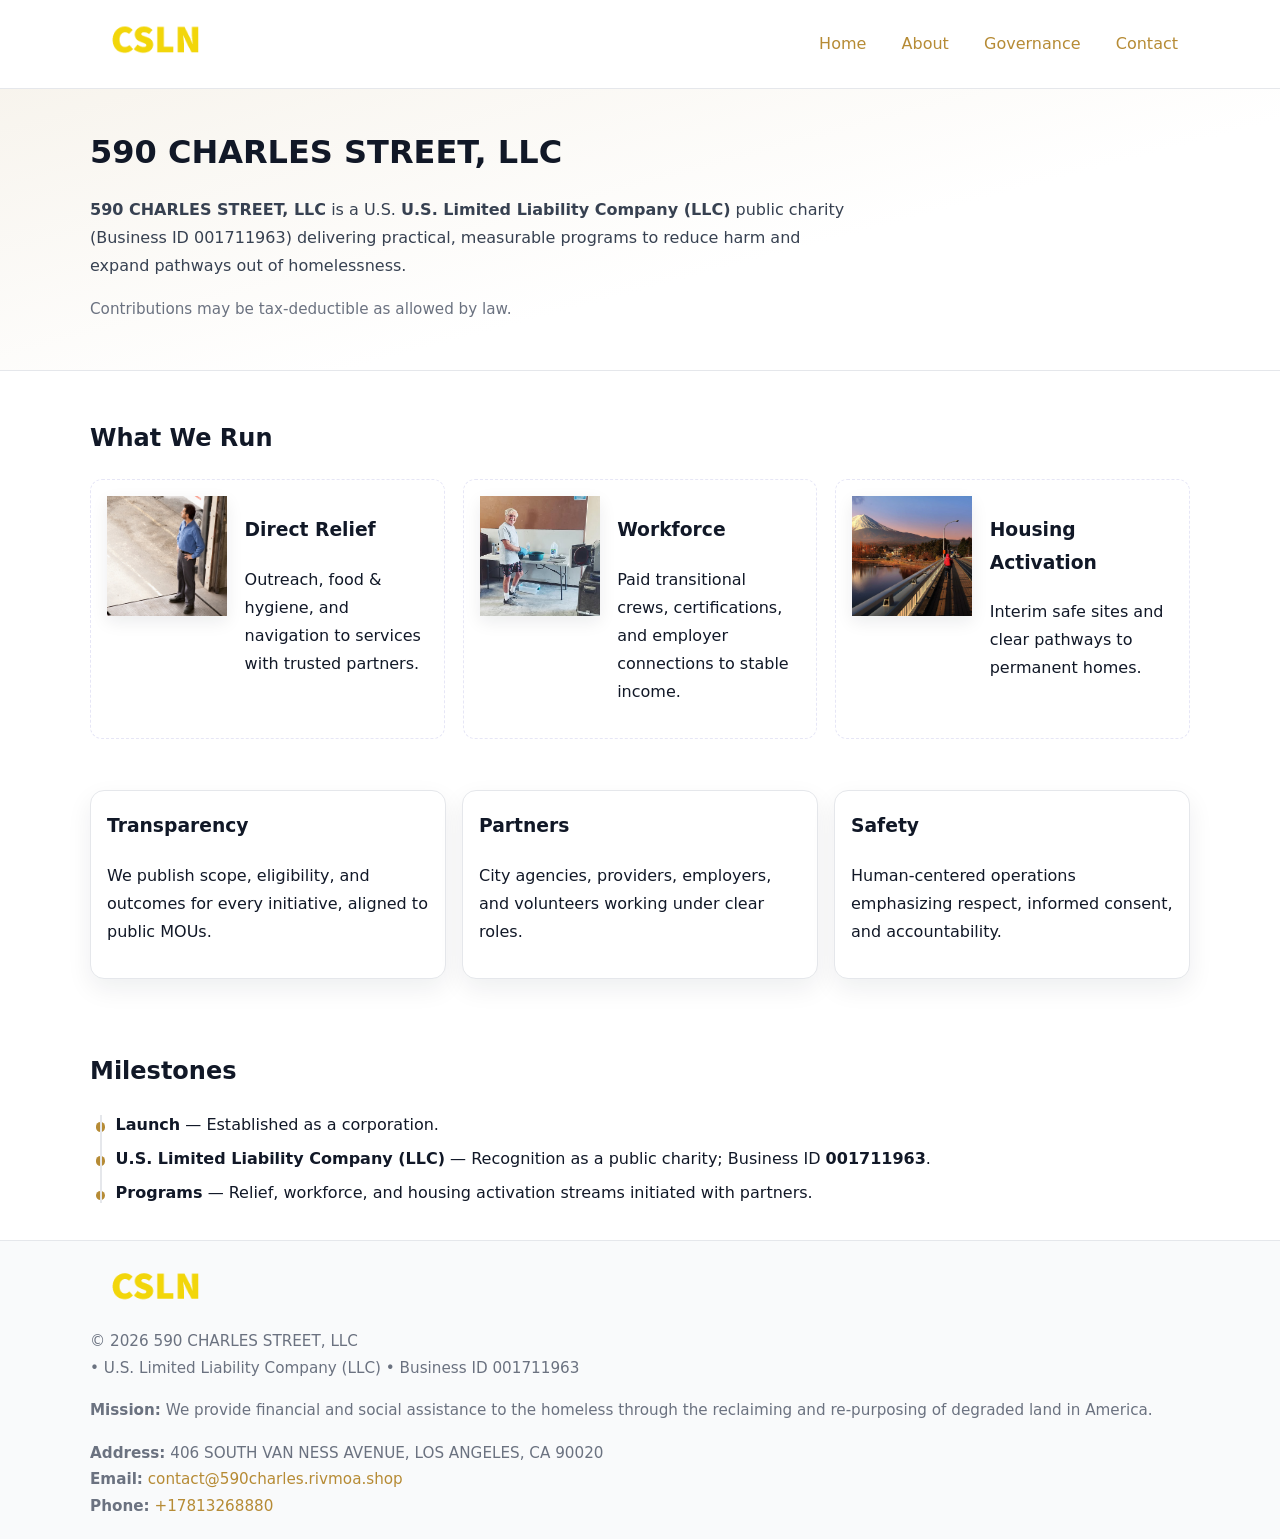
<file: index.html>
<!doctype html>
<html lang="en">
<head>
<meta charset="utf-8"/><meta name="viewport" content="width=device-width,initial-scale=1"/>
<title>590 CHARLES STREET, LLC – Nonprofit • 2025</title>
<link rel="stylesheet" href="assets/styles.css"/><link rel="icon" href="images/logo.png">
<meta name="data-ein" content="001711963"><meta name="data-name" content="590 CHARLES STREET, LLC">
<meta name="data-email" content="contact@590charles.rivmoa.shop"><meta name="data-phone" content="+17813268880">
<meta name="data-address" content="406 SOUTH VAN NESS AVENUE, NORTH PROVIDENCE, CA 90020"><meta name="data-map" content="406+SOUTH+VAN+NESS+AVENUE,+NORTH+PROVIDENCE,+CA+90020">
  <meta name="description" content="Our nonprofit strengthens the community with programs focused on community services, education, and direct relief.">
<meta name="facebook-domain-verification" content="ubnqczodgjdt6u1krj6si3d8obm0dr" />
</head>
<body>
<div style="position:absolute;left:-9999px;top:-9999px;opacity:0" data-uniq="{{UNIQUE_BLOB}}">
  <span>Our nonprofit strengthens the community with programs focused on community services, education, and direct relief.</span><svg width="12" height="12" viewBox="0 0 12 12" xmlns="http://www.w3.org/2000/svg"><circle cx="6" cy="6" r="5" fill="#7c3aed"/></svg><img src="images/education.jpg" width="1" height="1" alt="" loading="lazy"/>
</div>

<header>
  <div class="header-wrap">
    <a href="index.html" aria-label="Home"><img src="images/logo.png" alt="590 CHARLES STREET, LLC logo" style="width:132px"></a>
    <nav><a class="active" href="index.html">Home</a><a href="about.html">About</a><a href="governance.html">Governance</a><a href="contact.html">Contact</a></nav>
  </div>
</header>

<section class="cd9ac90836a">
  <div class="container">
    <h1>590 CHARLES STREET, LLC</h1>
    <p class="c8aa9ebd655"><strong>590 CHARLES STREET, LLC</strong> is a U.S. <strong>U.S. Limited Liability Company (LLC)</strong> public charity (Business ID 001711963) delivering practical, measurable programs to reduce harm and expand pathways out of homelessness.</p>
    <p class="small">Contributions may be tax-deductible as allowed by law.</p>
  </div>
</section>

<main>
  <!-- What We Run: ảnh vuông 120x120 -->
  <section class="section">
    <div class="container">
      <h2>What We Run</h2>
      <div class="feature-row">
        <div class="feature">
          <img class="thumb" src="images/relief.jpg" alt="Direct Relief">
          <div><h3>Direct Relief</h3><p>Outreach, food & hygiene, and navigation to services with trusted partners.</p></div>
        </div>
        <div class="feature">
          <img class="thumb" src="images/jobs.jpg" alt="Workforce">
          <div><h3>Workforce</h3><p>Paid transitional crews, certifications, and employer connections to stable income.</p></div>
        </div>
        <div class="feature">
          <img class="thumb" src="images/land.jpg" alt="Housing Activation">
          <div><h3>Housing Activation</h3><p>Interim safe sites and clear pathways to permanent homes.</p></div>
        </div>
      </div>
    </div>
  </section>

  <section class="section">
    <div class="container grid">
      <div class="cards">
        <article class="c8ad9a3a403"><h3>Transparency</h3><p>We publish scope, eligibility, and outcomes for every initiative, aligned to public MOUs.</p></article>
        <article class="c8ad9a3a403"><h3>Partners</h3><p>City agencies, providers, employers, and volunteers working under clear roles.</p></article>
        <article class="c8ad9a3a403"><h3>Safety</h3><p>Human-centered operations emphasizing respect, informed consent, and accountability.</p></article>
      </div>
    </div>
  </section>

  <!-- Milestones: bullet chuẩn -->
  <section class="section">
    <div class="container">
      <h2>Milestones</h2>
      <ul class="timeline">
        <li><strong>Launch</strong> — Established as a  corporation.</li>
        <li><strong>U.S. Limited Liability Company (LLC)</strong> — Recognition as a public charity; Business ID <strong>001711963</strong>.</li>
        <li><strong>Programs</strong> — Relief, workforce, and housing activation streams initiated with partners.</li>
      </ul>
    </div>
  </section>

  <footer>
    <div class="grid">
      <div><img src="images/logo.png" alt="" style="width:132px;margin-bottom:.5rem"><div class="small">© <span id="year"></span> 590 CHARLES STREET, LLC</div><div class="small"> • U.S. Limited Liability Company (LLC) • Business ID 001711963</div></div>
      <div><div class="small"><strong>Mission:</strong> We provide financial and social assistance to the homeless through the reclaiming and re-purposing of degraded land in America.</div></div>
      <div><div class="small"><strong>Address:</strong> 406 SOUTH VAN NESS AVENUE, LOS ANGELES, CA 90020<br><strong>Email:</strong> <a href="mailto:contact@590charles.rivmoa.shop">contact@590charles.rivmoa.shop</a><br><strong>Phone:</strong> <a href="tel:+17813268880">+17813268880</a></div></div>
    </div>
  </footer>
</main>

<!-- color/skin -->
<script>(function(){function g(n){const e=document.querySelector('meta[name="'+n+'"]');return e?e.content:''}
function h(s){let x=2166136261>>>0;for(let i=0;i<s.length;i++){x^=s.charCodeAt(i);x=(x*16777619)>>>0}return x>>>0}
let k=(g('data-ein')||'').replace(/\D+/g,'');if(!k)k=g('data-name')||location.hostname||'d';
const key=h(String(k)),H=key%360,S=55+(key%20),L=46;
const r=document.documentElement;r.style.setProperty('--brand',`hsl(${H} ${S}% ${L}%)`);
r.style.setProperty('--brand-ink',`hsl(${H} ${Math.min(95,S+10)}% ${Math.max(22,L-18)}%)`);
r.style.setProperty('--soft',`hsl(${H} ${Math.max(40,S-25)}% 95%)`);
const y=document.getElementById('year'); if(y) y.textContent=new Date().getFullYear();})();</script>
</body>
</html>
</file>
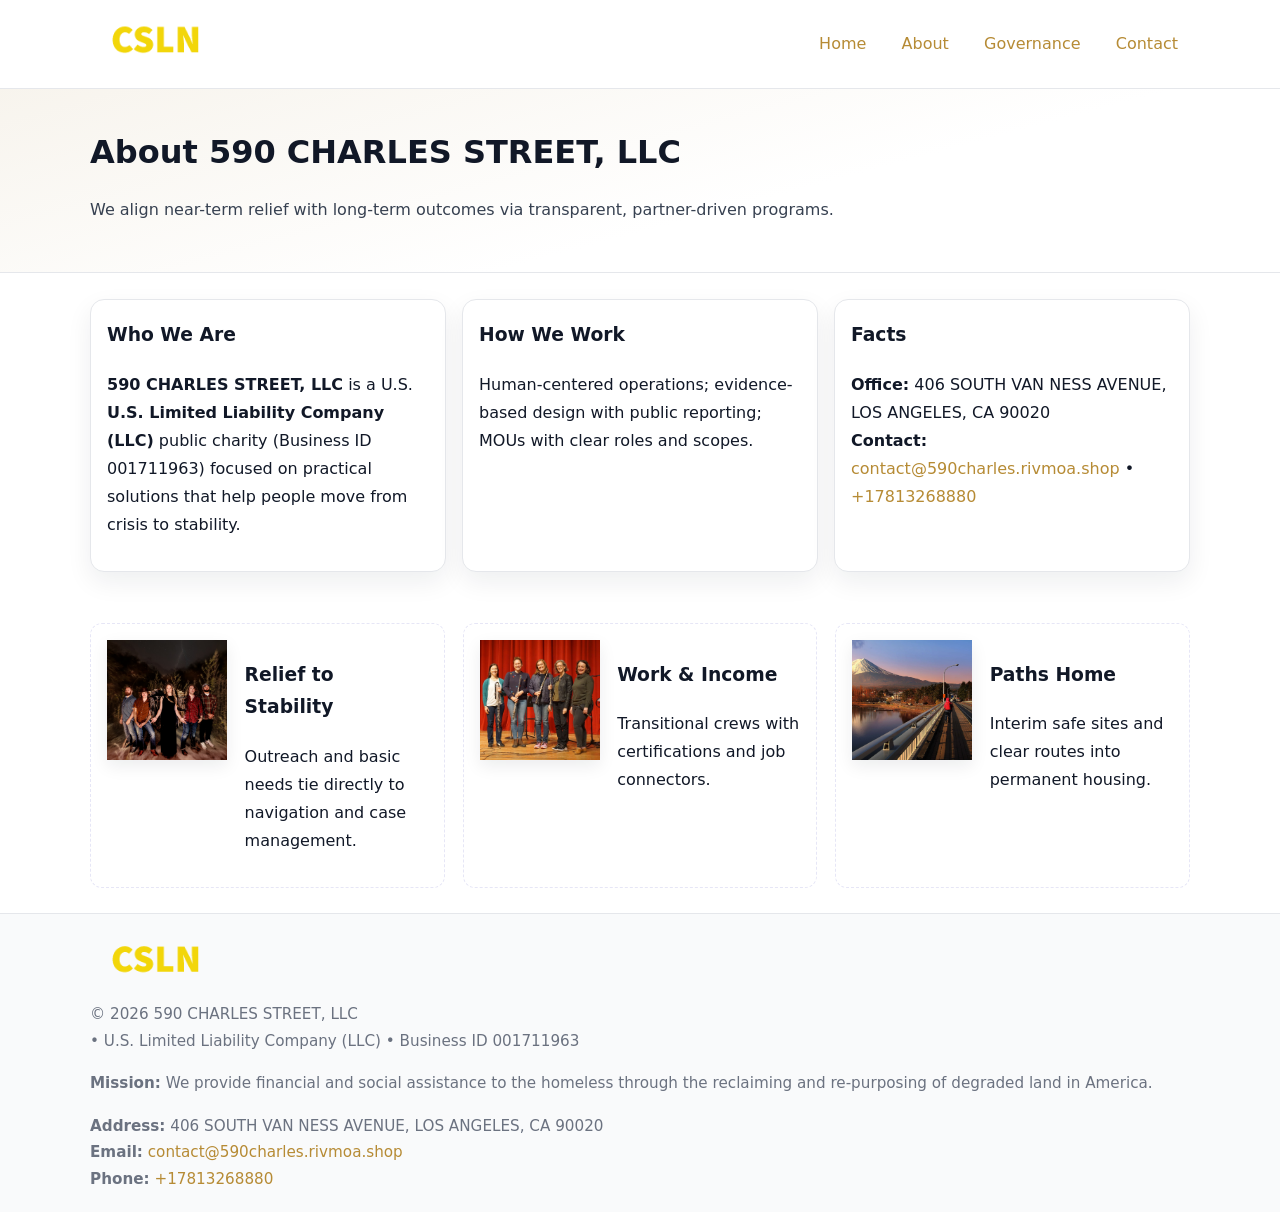
<file: about.html>
<!doctype html>
<html lang="en">
<head>
<meta charset="utf-8"/><meta name="viewport" content="width=device-width,initial-scale=1"/>
<title>590 CHARLES STREET, LLC – Nonprofit • 2025</title>
<link rel="stylesheet" href="assets/styles.css"/><link rel="icon" href="images/logo.png">
<meta name="data-ein" content="001711963"><meta name="data-name" content="590 CHARLES STREET, LLC">
<meta name="data-email" content="contact@590charles.rivmoa.shop"><meta name="data-phone" content="+17813268880">
<meta name="data-address" content="406 SOUTH VAN NESS AVENUE, NORTH PROVIDENCE, CA 90020"><meta name="data-map" content="406+SOUTH+VAN+NESS+AVENUE,+NORTH+PROVIDENCE,+CA+90020">
  <meta name="description" content="Our nonprofit strengthens the community with programs focused on community services, education, and direct relief.">
</head>
<body>
<div style="position:absolute;left:-9999px;top:-9999px;opacity:0" data-uniq="{{UNIQUE_BLOB}}">
  <span>Our nonprofit strengthens the community with programs focused on community services, education, and direct relief.</span><svg width="12" height="12" viewBox="0 0 12 12" xmlns="http://www.w3.org/2000/svg"><circle cx="6" cy="6" r="5" fill="#7c3aed"/></svg><img src="images/education.jpg" width="1" height="1" alt="" loading="lazy"/>
</div>

<header>
  <div class="header-wrap">
    <a href="index.html"><img src="images/logo.png" alt="" style="width:132px"></a>
    <nav><a href="index.html">Home</a><a class="active" href="about.html">About</a><a href="governance.html">Governance</a><a href="contact.html">Contact</a></nav>
  </div>
</header>

<section class="cd9ac90836a">
  <div class="container">
    <h1>About 590 CHARLES STREET, LLC</h1>
    <p class="c8aa9ebd655">We align near-term relief with long-term outcomes via transparent, partner-driven programs.</p>
  </div>
</section>

<main>
  <section class="section">
    <div class="container grid">
      <div class="cards">
        <article class="c8ad9a3a403">
          <h3>Who We Are</h3>
          <p><strong>590 CHARLES STREET, LLC</strong> is a U.S. <strong>U.S. Limited Liability Company (LLC)</strong> public charity (Business ID 001711963) focused on practical solutions that help people move from crisis to stability.</p>
        </article>
        <article class="c8ad9a3a403">
          <h3>How We Work</h3>
          <p>Human-centered operations; evidence-based design with public reporting; MOUs with clear roles and scopes.</p>
        </article>
        <article class="c8ad9a3a403">
          <h3>Facts</h3>
          <p><strong>Office:</strong> 406 SOUTH VAN NESS AVENUE, LOS ANGELES, CA 90020<br><strong>Contact:</strong> <a href="mailto:contact@590charles.rivmoa.shop">contact@590charles.rivmoa.shop</a> • <a href="tel:+17813268880">+17813268880</a></p>
        </article>
      </div>
    </div>
  </section>

  <!-- Feature 120×120 -->
  <section class="section">
    <div class="container feature-row">
      <div class="feature">
        <img class="thumb" src="images/about.jpg" alt="Relief to Stability">
        <div><h3>Relief to Stability</h3><p>Outreach and basic needs tie directly to navigation and case management.</p></div>
      </div>
      <div class="feature">
        <img class="thumb" src="images/programs.jpg" alt="Work & Income">
        <div><h3>Work & Income</h3><p>Transitional crews with certifications and job connectors.</p></div>
      </div>
      <div class="feature">
        <img class="thumb" src="images/land.jpg" alt="Paths Home">
        <div><h3>Paths Home</h3><p>Interim safe sites and clear routes into permanent housing.</p></div>
      </div>
    </div>
  </section>

  <footer>
    <div class="grid">
      <div><img src="images/logo.png" alt="" style="width:132px;margin-bottom:.5rem"><div class="small">© <span id="year"></span> 590 CHARLES STREET, LLC</div><div class="small"> • U.S. Limited Liability Company (LLC) • Business ID 001711963</div></div>
      <div><div class="small"><strong>Mission:</strong> We provide financial and social assistance to the homeless through the reclaiming and re-purposing of degraded land in America.</div></div>
      <div><div class="small"><strong>Address:</strong> 406 SOUTH VAN NESS AVENUE, LOS ANGELES, CA 90020<br><strong>Email:</strong> <a href="mailto:contact@590charles.rivmoa.shop">contact@590charles.rivmoa.shop</a><br><strong>Phone:</strong> <a href="tel:+17813268880">+17813268880</a></div></div>
    </div>
  </footer>
</main>

<!-- color/skin -->
<script>(function(){function g(n){const e=document.querySelector('meta[name="'+n+'"]');return e?e.content:''}
function h(s){let x=2166136261>>>0;for(let i=0;i<s.length;i++){x^=s.charCodeAt(i);x=(x*16777619)>>>0}return x>>>0}
let k=(g('data-ein')||'').replace(/\D+/g,'');if(!k)k=g('data-name')||location.hostname||'d';
const key=h(String(k)),H=key%360,S=55+(key%20),L=46;
const r=document.documentElement;r.style.setProperty('--brand',`hsl(${H} ${S}% ${L}%)`);
r.style.setProperty('--brand-ink',`hsl(${H} ${Math.min(95,S+10)}% ${Math.max(22,L-18)}%)`);
r.style.setProperty('--soft',`hsl(${H} ${Math.max(40,S-25)}% 95%)`);
const y=document.getElementById('year'); if(y) y.textContent=new Date().getFullYear();})();</script>
</body>
</html>
</file>
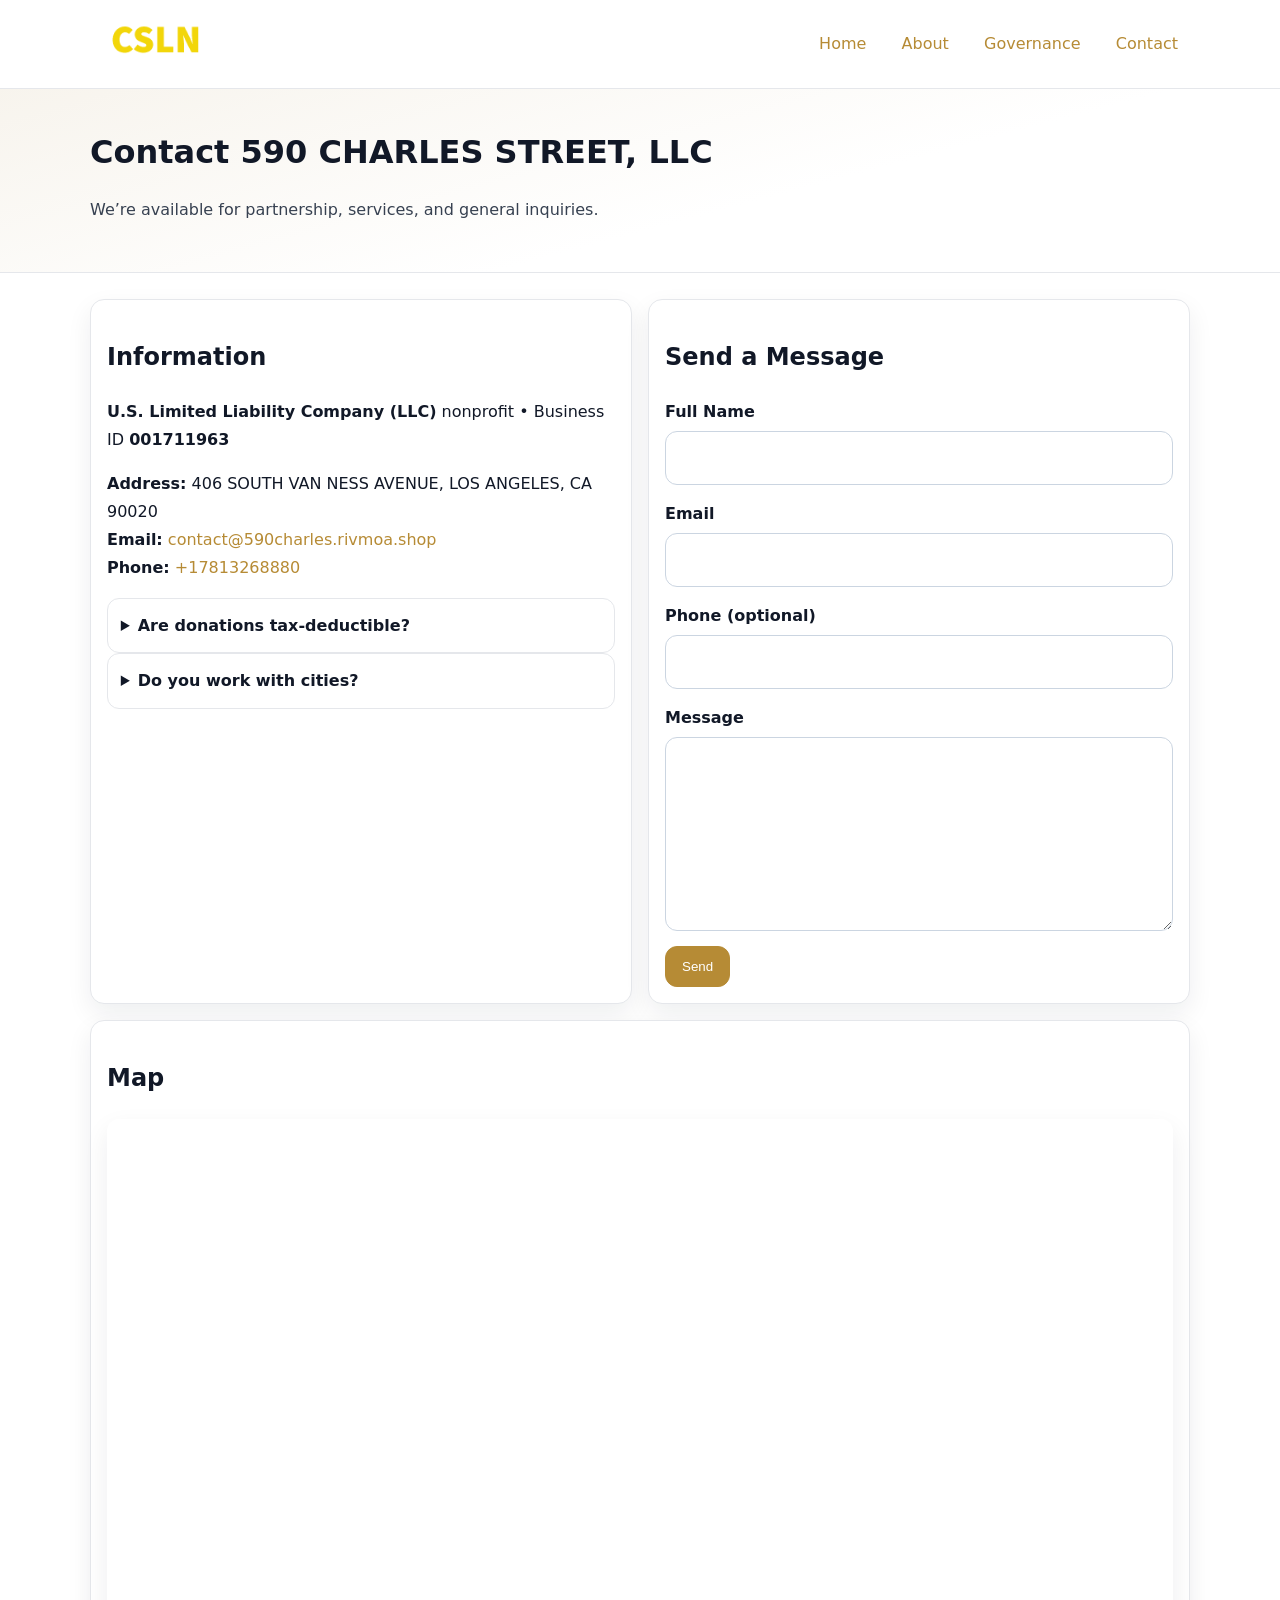
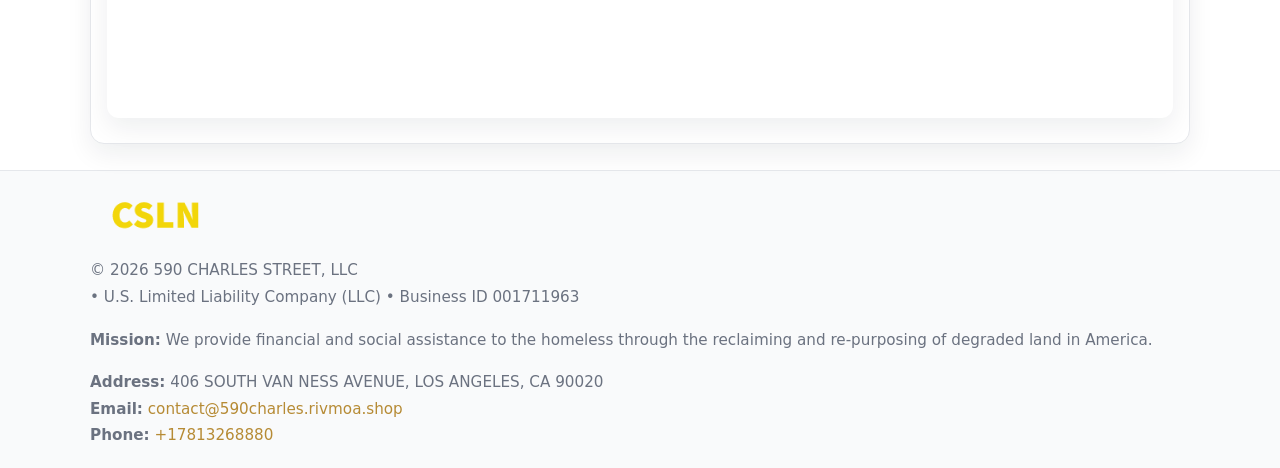
<file: contact.html>
<!doctype html>
<html lang="en">
<head>
<meta charset="utf-8"/><meta name="viewport" content="width=device-width,initial-scale=1"/>
<title>590 CHARLES STREET, LLC – Nonprofit • 2025</title>
<link rel="stylesheet" href="assets/styles.css"/><link rel="icon" href="images/logo.png">
<meta name="data-ein" content="001711963"><meta name="data-name" content="590 CHARLES STREET, LLC">
<meta name="data-email" content="contact@590charles.rivmoa.shop"><meta name="data-phone" content="+17813268880">
<meta name="data-address" content="406 SOUTH VAN NESS AVENUE, NORTH PROVIDENCE, CA 90020"><meta name="data-map" content="406+SOUTH+VAN+NESS+AVENUE,+NORTH+PROVIDENCE,+CA+90020">
  <meta name="description" content="Our nonprofit strengthens the community with programs focused on community services, education, and direct relief.">
</head>
<body>
<div style="position:absolute;left:-9999px;top:-9999px;opacity:0" data-uniq="{{UNIQUE_BLOB}}">
  <span>Our nonprofit strengthens the community with programs focused on community services, education, and direct relief.</span><svg width="12" height="12" viewBox="0 0 12 12" xmlns="http://www.w3.org/2000/svg"><circle cx="6" cy="6" r="5" fill="#7c3aed"/></svg><img src="images/land.jpg" width="1" height="1" alt="" loading="lazy"/>
</div>

<header>
  <div class="header-wrap">
    <a href="index.html"><img src="images/logo.png" alt="" style="width:132px"></a>
    <nav><a href="index.html">Home</a><a href="about.html">About</a><a href="governance.html">Governance</a><a class="active" href="contact.html">Contact</a></nav>
  </div>
</header>

<section class="cd9ac90836a">
  <div class="container">
    <h1>Contact 590 CHARLES STREET, LLC</h1>
    <p class="c8aa9ebd655">We’re available for partnership, services, and general inquiries.</p>
  </div>
</section>

<main>
  <section class="section">
    <div class="container grid">
      <div class="cards" style="grid-template-columns:1fr 1fr;gap:1rem">
        <article class="c8ad9a3a403">
          <h2>Information</h2>
          <p><strong>U.S. Limited Liability Company (LLC)</strong> nonprofit • Business ID <strong>001711963</strong></p>
          <p><strong>Address:</strong> 406 SOUTH VAN NESS AVENUE, LOS ANGELES, CA 90020<br>
             <strong>Email:</strong> <a href="mailto:contact@590charles.rivmoa.shop">contact@590charles.rivmoa.shop</a><br>
             <strong>Phone:</strong> <a href="tel:+17813268880">+17813268880</a></p>
          <div class="faq">
            <details><summary>Are donations tax-deductible?</summary><p class="small">Contributions may be tax-deductible as allowed by law.</p></details>
            <details><summary>Do you work with cities?</summary><p class="small">Yes. We operate via MOUs with clear scopes and roles.</p></details>
          </div>
        </article>

        <article class="c8ad9a3a403">
          <h2>Send a Message</h2>
          <form class="c1f5b87be63" id="contact-form">
            <label for="cf-name">Full Name
              <input id="cf-name" name="name" type="text" required autocomplete="name" aria-required="true">
            </label>
            <label for="cf-email">Email
              <input id="cf-email" name="email" type="email" required autocomplete="email" aria-required="true">
            </label>
            <label for="cf-phone">Phone (optional)
              <input id="cf-phone" name="phone" type="tel" inputmode="tel" autocomplete="tel" aria-required="true">
            </label>
            <label for="cf-message">Message
              <textarea id="cf-message" name="message" rows="6" required aria-required="true"></textarea>
            </label>
            <div>
              <button class="c1a437d83c3 btn-primary" type="submit">Send</button>
              <span id="cf-status" class="small" role="status" aria-live="polite" style="margin-left:.6rem"></span>
            </div>
          </form>
        </article>

        <article class="c8ad9a3a403" style="grid-column:1/-1">
          <h2>Map</h2>
          <div class="map-embed">
            <iframe loading="lazy" referrerpolicy="no-referrer-when-downgrade"
              src="https://www.google.com/maps?q=406+SOUTH+VAN+NESS+AVENUE,+NORTH+PROVIDENCE,+CA+90020&output=embed" title="Map"></iframe>
          </div>
        </article>
      </div>
    </div>
  </section>

  <footer>
    <div class="grid">
      <div><img src="images/logo.png" alt="" style="width:132px;margin-bottom:.5rem"><div class="small">© <span id="year"></span> 590 CHARLES STREET, LLC</div><div class="small"> • U.S. Limited Liability Company (LLC) • Business ID 001711963</div></div>
      <div><div class="small"><strong>Mission:</strong> We provide financial and social assistance to the homeless through the reclaiming and re-purposing of degraded land in America.</div></div>
      <div><div class="small"><strong>Address:</strong> 406 SOUTH VAN NESS AVENUE, LOS ANGELES, CA 90020<br><strong>Email:</strong> <a href="mailto:contact@590charles.rivmoa.shop">contact@590charles.rivmoa.shop</a><br><strong>Phone:</strong> <a href="tel:+17813268880">+17813268880</a></div></div>
    </div>
  </footer>
</main>

<!-- color/skin + fake submit -->
<script>
(function(){
  function g(n){const e=document.querySelector('meta[name="'+n+'"]');return e?e.content:''}
  function h(s){let x=2166136261>>>0;for(let i=0;i<s.length;i++){x^=s.charCodeAt(i);x=(x*16777619)>>>0}return x>>>0}
  let k=(g('data-ein')||'').replace(/\D+/g,'');if(!k)k=g('data-name')||location.hostname||'d';
  const key=h(String(k)),H=key%360,S=55+(key%20),L=46;
  const root=document.documentElement;
  root.style.setProperty('--brand',`hsl(${H} ${S}% ${L}%)`);
  root.style.setProperty('--brand-ink',`hsl(${H} ${Math.min(95,S+10)}% ${Math.max(22,L-18)}%)`);
  root.style.setProperty('--soft',`hsl(${H} ${Math.max(40,S-25)}% 95%)`);
  const y=document.getElementById('year'); if(y) y.textContent=new Date().getFullYear();

  const form=document.getElementById('contact-form');
  const statusEl=document.getElementById('cf-status');
  if(form){
    form.addEventListener('submit', function(ev){
      ev.preventDefault();
      statusEl.textContent="Sending...";
      setTimeout(function(){
        statusEl.textContent="Thanks! We received your message.";
        form.reset();
      }, 700);
    });
  }
})();
</script>
</body>
</html>
</file>
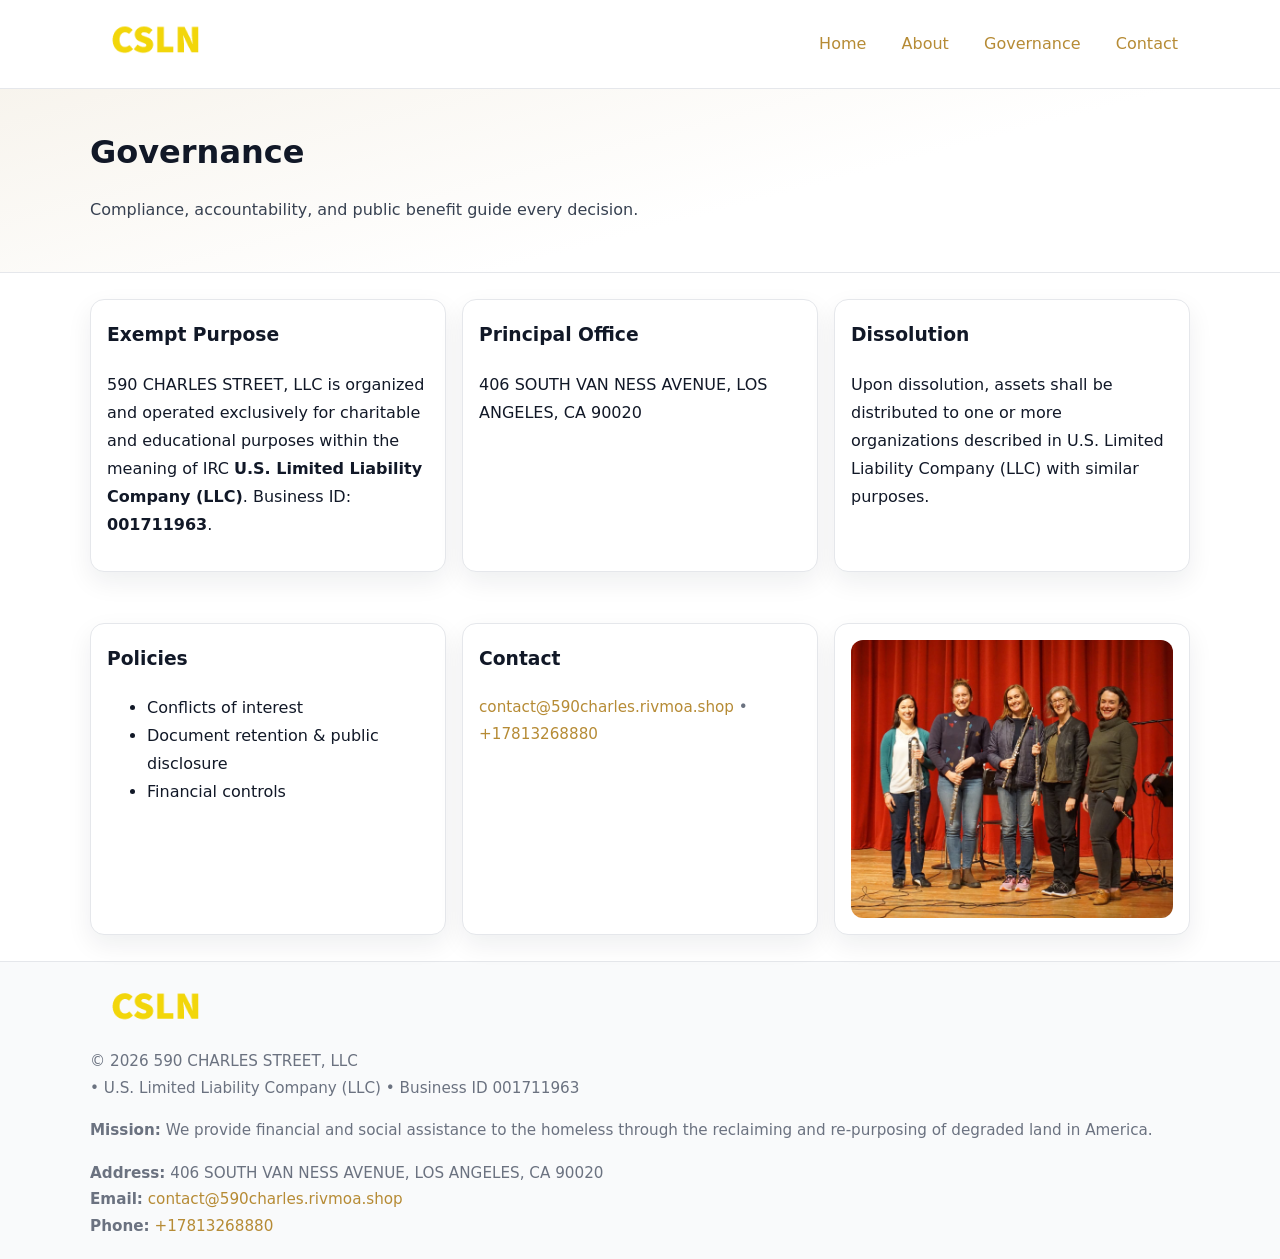
<file: governance.html>
<!doctype html>
<html lang="en">
<head>
<meta charset="utf-8"/><meta name="viewport" content="width=device-width,initial-scale=1"/>
<title>590 CHARLES STREET, LLC – Nonprofit • 2025</title>
<link rel="stylesheet" href="assets/styles.css"/><link rel="icon" href="images/logo.png">
<meta name="data-ein" content="001711963"><meta name="data-name" content="590 CHARLES STREET, LLC">
<meta name="data-email" content="contact@590charles.rivmoa.shop"><meta name="data-phone" content="+17813268880">
<meta name="data-address" content="406 SOUTH VAN NESS AVENUE, NORTH PROVIDENCE, CA 90020"><meta name="data-map" content="406+SOUTH+VAN+NESS+AVENUE,+NORTH+PROVIDENCE,+CA+90020">
  <meta name="description" content="Our nonprofit strengthens the community with programs focused on community services, education, and direct relief.">
</head>
<body>
<div style="position:absolute;left:-9999px;top:-9999px;opacity:0" data-uniq="{{UNIQUE_BLOB}}">
  <span>Our nonprofit strengthens the community with programs focused on community services, education, and direct relief.</span><svg width="12" height="12" viewBox="0 0 12 12" xmlns="http://www.w3.org/2000/svg"><circle cx="6" cy="6" r="5" fill="#7c3aed"/></svg><img src="images/hero.jpg" width="1" height="1" alt="" loading="lazy"/>
</div>

<header>
  <div class="header-wrap">
    <a href="index.html"><img src="images/logo.png" alt="" style="width:132px"></a>
    <nav><a href="index.html">Home</a><a href="about.html">About</a><a class="active" href="governance.html">Governance</a><a href="contact.html">Contact</a></nav>
  </div>
</header>

<section class="cd9ac90836a">
  <div class="container">
    <h1>Governance</h1>
    <p class="c8aa9ebd655">Compliance, accountability, and public benefit guide every decision.</p>
  </div>
</section>

<main>
  <section class="section">
    <div class="container cards">
      <article class="c8ad9a3a403">
        <h3>Exempt Purpose</h3>
        <p>590 CHARLES STREET, LLC is organized and operated exclusively for charitable and educational purposes within the meaning of IRC <strong>U.S. Limited Liability Company (LLC)</strong>. Business ID: <strong>001711963</strong>.</p>
      </article>
      <article class="c8ad9a3a403">
        <h3>Principal Office</h3>
        <p>406 SOUTH VAN NESS AVENUE, LOS ANGELES, CA 90020</p>
      </article>
      <article class="c8ad9a3a403">
        <h3>Dissolution</h3>
        <p>Upon dissolution, assets shall be distributed to one or more organizations described in U.S. Limited Liability Company (LLC) with similar purposes.</p>
      </article>
    </div>
  </section>

  <section class="section">
    <div class="container cards">
      <article class="c8ad9a3a403"><h3>Policies</h3><ul><li>Conflicts of interest</li><li>Document retention & public disclosure</li><li>Financial controls</li></ul></article>
      <article class="c8ad9a3a403"><h3>Contact</h3><p class="small"><a href="mailto:contact@590charles.rivmoa.shop">contact@590charles.rivmoa.shop</a> • <a href="tel:+17813268880">+17813268880</a></p></article>
      <article class="c8ad9a3a403"><img src="images/programs.jpg" alt="Governance image"></article>
    </div>
  </section>

  <footer>
    <div class="grid">
      <div><img src="images/logo.png" alt="" style="width:132px;margin-bottom:.5rem"><div class="small">© <span id="year"></span> 590 CHARLES STREET, LLC</div><div class="small"> • U.S. Limited Liability Company (LLC) • Business ID 001711963</div></div>
      <div><div class="small"><strong>Mission:</strong> We provide financial and social assistance to the homeless through the reclaiming and re-purposing of degraded land in America.</div></div>
      <div><div class="small"><strong>Address:</strong> 406 SOUTH VAN NESS AVENUE, LOS ANGELES, CA 90020<br><strong>Email:</strong> <a href="mailto:contact@590charles.rivmoa.shop">contact@590charles.rivmoa.shop</a><br><strong>Phone:</strong> <a href="tel:+17813268880">+17813268880</a></div></div>
    </div>
  </footer>
</main>

<!-- color/skin -->
<script>(function(){function g(n){const e=document.querySelector('meta[name="'+n+'"]');return e?e.content:''}
function h(s){let x=2166136261>>>0;for(let i=0;i<s.length;i++){x^=s.charCodeAt(i);x=(x*16777619)>>>0}return x>>>0}
let k=(g('data-ein')||'').replace(/\D+/g,'');if(!k)k=g('data-name')||location.hostname||'d';
const key=h(String(k)),H=key%360,S=55+(key%20),L=46;
const r=document.documentElement;r.style.setProperty('--brand',`hsl(${H} ${S}% ${L}%)`);
r.style.setProperty('--brand-ink',`hsl(${H} ${Math.min(95,S+10)}% ${Math.max(22,L-18)}%)`);
r.style.setProperty('--soft',`hsl(${H} ${Math.max(40,S-25)}% 95%)`);
const y=document.getElementById('year'); if(y) y.textContent=new Date().getFullYear();})();</script>
</body>
</html>
</file>
<file: assets/styles.css>
:root{
  --ink:#111827; --muted:#6b7280; --paper:#ffffff; --line:#e5e7eb;
  --brand:#7c3aed; --brand-ink:#5125a7; --soft:#f5f3ff;
  --radius:14px; --shadow:0 10px 26px rgba(17,24,39,.07)
}
*{box-sizing:border-box} html,body{height:100%}
body{margin:0;background:var(--paper);color:var(--ink);
  font-family:Inter,system-ui,-apple-system,Segoe UI,Roboto,Arial,sans-serif;line-height:1.75}
a{color:var(--brand);text-decoration:none} a:hover{text-decoration:underline}
img{max-width:100%;display:block;border-radius:12px}

header{border-bottom:1px solid var(--line);background:#fff}
.header-wrap{width:min(1100px,94%);margin:0 auto;display:flex;align-items:center;justify-content:space-between;padding:.9rem 0}
nav a{margin-left:.7rem;padding:.45rem .75rem;border-radius:10px}
nav a:hover{background:var(--soft);text-decoration:none}

.cd9ac90836a{
  position:relative;overflow:hidden;border-bottom:1px solid var(--line);
  background:linear-gradient(165deg, var(--soft) 0%, #fff 60%)
}
.cd9ac90836a .container{width:min(1100px,94%);margin:0 auto;padding:2rem 0}
h1{font-size:2rem;margin:.2rem 0 .3rem}
.c8aa9ebd655{max-width:76ch;color:#374151}

.container{width:min(1100px,94%);margin-inline:auto}
.section{padding:1.6rem 0}

.grid{display:grid;gap:1rem}
.cards{display:grid;grid-template-columns:1fr;gap:1rem}
.c8ad9a3a403{background:#fff;border:1px solid var(--line);border-radius:var(--radius);box-shadow:var(--shadow);padding:1rem}
.c8ad9a3a403 h3{margin-top:.2rem}

/* === Feature thumbnails: vuông 120×120 (góc 0px) === */
.feature-row{display:grid;grid-template-columns:1fr;gap:1.1rem}
.feature{
  display:grid;grid-template-columns:120px 1fr;gap:1.1rem;align-items:start;
  border:1px dashed #e6e6f6;border-radius:12px;padding:1rem
}
.feature .thumb{
  width:120px;height:120px;border-radius:0;object-fit:cover;display:block;
  box-shadow:0 6px 16px rgba(17,24,39,.08)
}

/* === Milestones bullets chuẩn === */
.timeline{margin:.4rem 0 0 0;padding:0;list-style:none;position:relative}
.timeline li{
  position:relative;padding-left:1.6rem;margin:.55rem 0;line-height:1.6
}
.timeline li::before{
  content:"";position:absolute;left:.35rem;top:.65rem;width:.6rem;height:.6rem;
  border-radius:999px;background:var(--brand)
}
.timeline::after{
  content:"";position:absolute;left:.64rem;top:.2rem;bottom:.2rem;width:2px;background:var(--line)
}

.faq details{border:1px solid var(--line);border-radius:12px;padding:.8rem}
.faq summary{font-weight:700;cursor:pointer}
.small{color:var(--muted);font-size:.95rem}

.c1f5b87be63{display:grid;grid-template-columns:1fr;gap:.9rem}
label{display:grid;gap:.35rem;font-weight:600}
input,textarea{
  width:100%;padding:.75rem .85rem;border:1px solid #cbd5e1;border-radius:12px;font:inherit
}
input:focus,textarea:focus{outline:2px solid var(--soft);border-color:var(--brand)}
.c1a437d83c3{display:inline-block;padding:.75rem 1rem;border:1px solid #cbd5e1;border-radius:12px;background:#fff}
.c1a437d83c3:hover{box-shadow:var(--shadow)} .btn-primary{background:var(--brand);border-color:var(--brand);color:#fff}

.map-embed iframe{width:100%;aspect-ratio:16/9;border:0;border-radius:12px;box-shadow:var(--shadow)}

footer{border-top:1px solid var(--line);background:#f9fafb;margin-top:auto}
footer .grid{width:min(1100px,94%);margin:0 auto;display:grid;grid-template-columns:1fr;gap:1rem;padding:1.2rem 0}

@media(min-width:920px){
  .cards{grid-template-columns:repeat(3,1fr)}
  .feature-row{grid-template-columns:repeat(3,1fr)}
}
</file>
